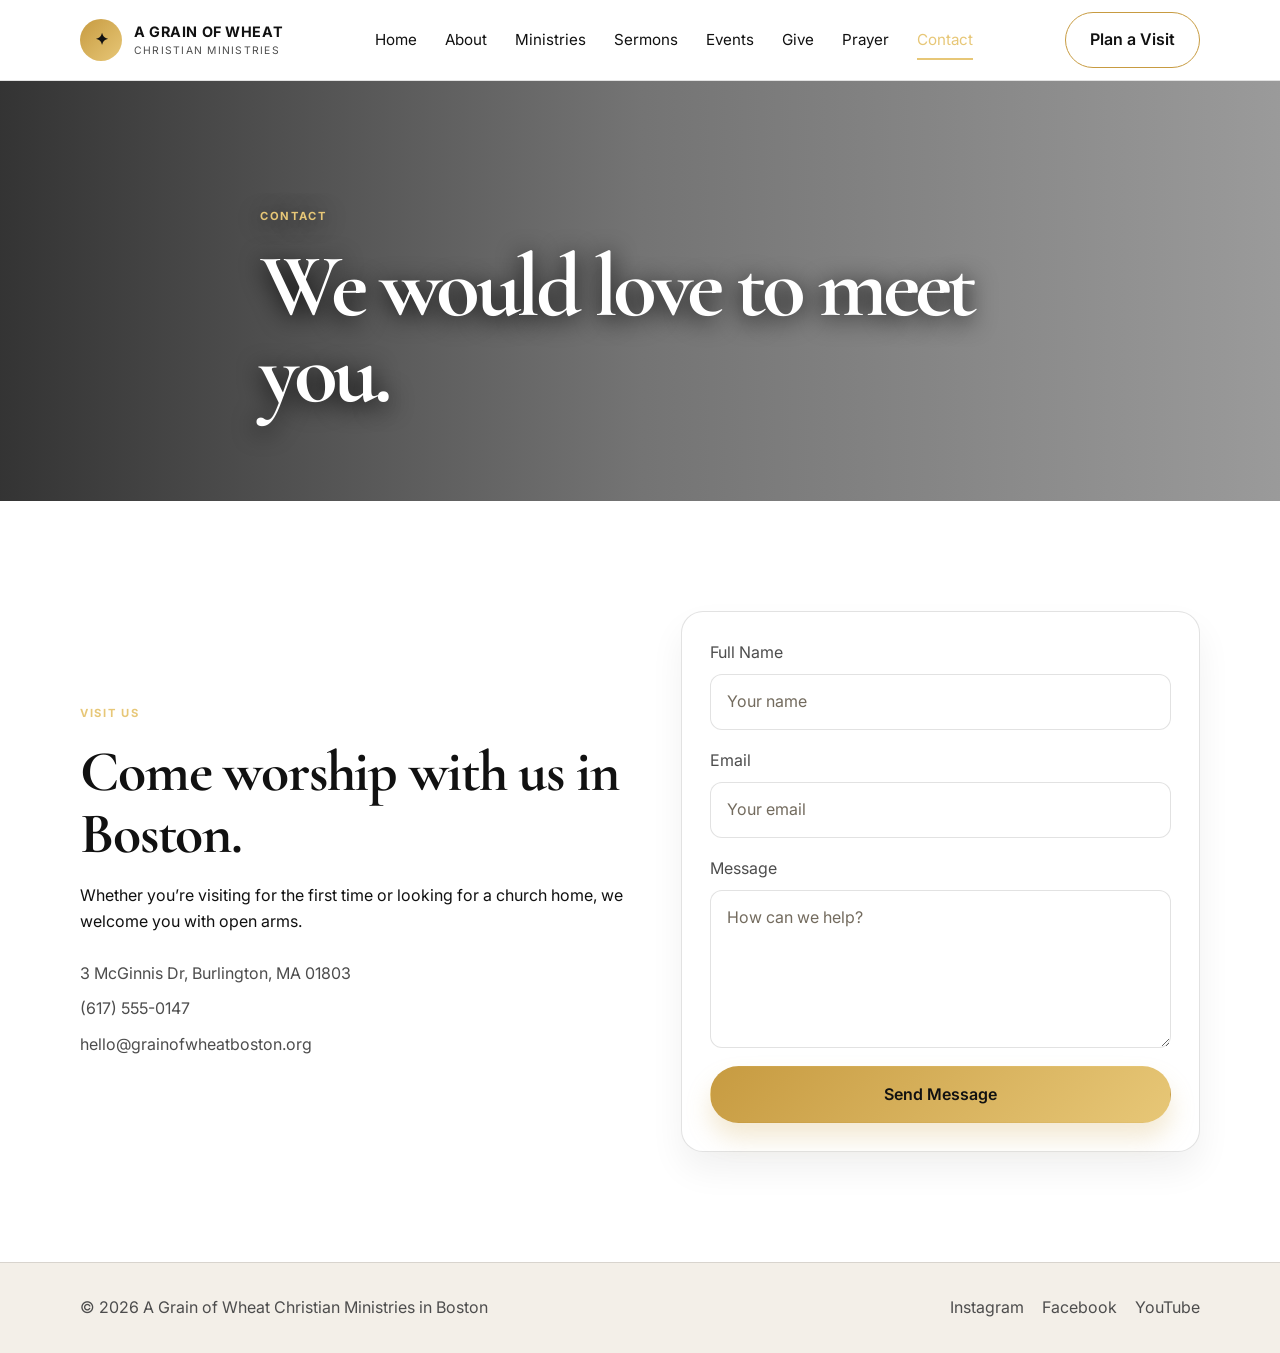
<file: contact.html>
<!DOCTYPE html>
<html lang="en">
  <head>
    <meta charset="UTF-8" />
    <meta name="viewport" content="width=device-width, initial-scale=1.0" />
    <title>Contact | A Grain of Wheat Christian Ministries in Boston</title>
    <meta name="description" content="Contact A Grain of Wheat Christian Ministry in Boston to plan a visit, ask a question, or connect with the church family." />
    <link rel="preconnect" href="https://fonts.googleapis.com" />
    <link rel="preconnect" href="https://fonts.gstatic.com" crossorigin />
    <link href="https://fonts.googleapis.com/css2?family=Cormorant+Garamond:wght@500;600;700&family=Inter:wght@400;500;600;700;800&display=swap" rel="stylesheet" />
    <link rel="stylesheet" href="styles.css" />
  </head>
  <body>
    <header class="site-header">
      <div class="container nav-wrap">
        <a href="index.html" class="brand" aria-label="A Grain of Wheat Christian Ministry home">
          <div class="brand-mark">✦</div>
          <div>
            <span class="brand-name">A Grain of Wheat</span>
            <span class="brand-subtitle">Christian Ministries</span>
          </div>
        </a>

        <nav class="main-nav" aria-label="Main navigation">
          <a href="index.html">Home</a>
          <a href="about.html">About</a>
          <a href="ministries.html">Ministries</a>
          <a href="sermons.html">Sermons</a>
          <a href="events.html">Events</a>
          <a href="give.html">Give</a>
          <a href="prayer.html">Prayer</a>
          <a href="contact.html" class="active">Contact</a>
        </nav>

        <a class="button header-button" href="contact.html">Plan a Visit</a>
      </div>
    </header>

    <main>
      <section class="page-hero short-hero contact-hero">
        <div class="hero-overlay"></div>
        <div class="container hero-content narrow">
          <p class="eyebrow">Contact</p>
          <h1>We would love to meet you.</h1>
        </div>
      </section>

      <section class="section">
        <div class="container contact-grid">
          <div>
            <p class="section-tag">Visit us</p>
            <h2>Come worship with us in Boston.</h2>
            <p>
              Whether you’re visiting for the first time or looking for a church home, we welcome you with open arms.
            </p>
            <ul class="contact-list">
              <li>3 McGinnis Dr, Burlington, MA 01803</li>
              <li>(617) 555-0147</li>
              <li>hello@grainofwheatboston.org</li>
            </ul>
          </div>

          <form class="contact-form">
            <label>
              Full Name
              <input type="text" name="name" placeholder="Your name" />
            </label>
            <label>
              Email
              <input type="email" name="email" placeholder="Your email" />
            </label>
            <label>
              Message
              <textarea name="message" rows="5" placeholder="How can we help?"></textarea>
            </label>
            <button type="submit" class="button primary">Send Message</button>
          </form>
        </div>
      </section>
    </main>

    <footer class="site-footer">
      <div class="container footer-wrap">
        <p>© <span id="year"></span> A Grain of Wheat Christian Ministries in Boston</p>
        <div class="socials">
          <a href="#">Instagram</a>
          <a href="#">Facebook</a>
          <a href="#">YouTube</a>
        </div>
      </div>
    </footer>

    <script src="script.js"></script>
  </body>
</html>
</file>
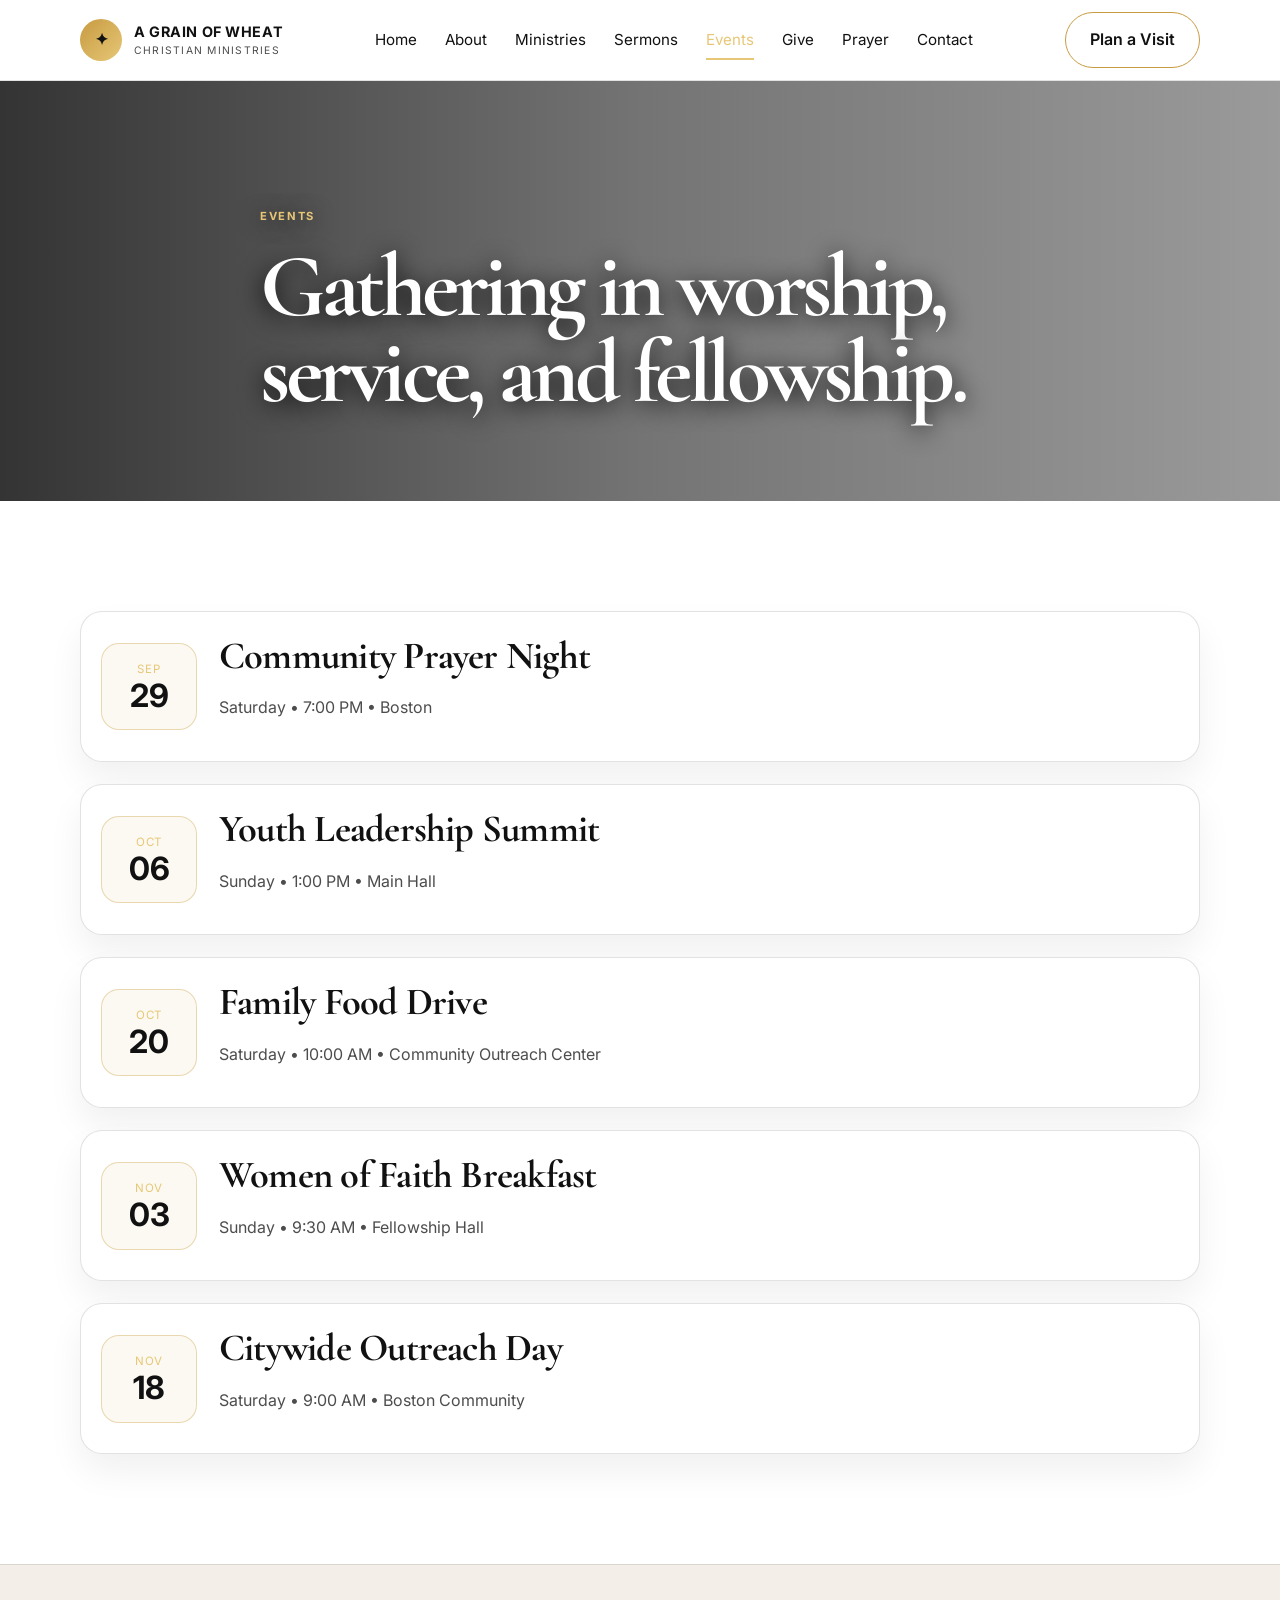
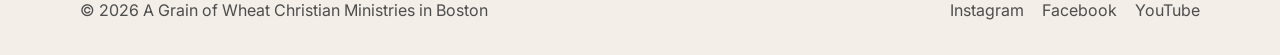
<file: events.html>
<!DOCTYPE html>
<html lang="en">
  <head>
    <meta charset="UTF-8" />
    <meta name="viewport" content="width=device-width, initial-scale=1.0" />
    <title>Events | A Grain of Wheat Christian Ministries in Boston</title>
    <meta name="description" content="View upcoming events and gatherings at A Grain of Wheat Christian Ministry in Boston." />
    <link rel="preconnect" href="https://fonts.googleapis.com" />
    <link rel="preconnect" href="https://fonts.gstatic.com" crossorigin />
    <link href="https://fonts.googleapis.com/css2?family=Cormorant+Garamond:wght@500;600;700&family=Inter:wght@400;500;600;700;800&display=swap" rel="stylesheet" />
    <link rel="stylesheet" href="styles.css" />
  </head>
  <body>
    <header class="site-header">
      <div class="container nav-wrap">
        <a href="index.html" class="brand" aria-label="A Grain of Wheat Christian Ministry home">
          <div class="brand-mark">✦</div>
          <div>
            <span class="brand-name">A Grain of Wheat</span>
            <span class="brand-subtitle">Christian Ministries</span>
          </div>
        </a>

        <nav class="main-nav" aria-label="Main navigation">
          <a href="index.html">Home</a>
          <a href="about.html">About</a>
          <a href="ministries.html">Ministries</a>
          <a href="sermons.html">Sermons</a>
          <a href="events.html" class="active">Events</a>
          <a href="give.html">Give</a>
          <a href="prayer.html">Prayer</a>
          <a href="contact.html">Contact</a>
        </nav>

        <a class="button header-button" href="contact.html">Plan a Visit</a>
      </div>
    </header>

    <main>
      <section class="page-hero short-hero events-hero">
        <div class="hero-overlay"></div>
        <div class="container hero-content narrow">
          <p class="eyebrow">Events</p>
          <h1>Gathering in worship, service, and fellowship.</h1>
        </div>
      </section>

      <section class="section">
        <div class="container">
          <div class="events-list large-events">
            <div class="event-item event-card">
              <div class="date-box">
                <span class="month">Sep</span>
                <span class="day">29</span>
              </div>
              <div>
                <h3>Community Prayer Night</h3>
                <p>Saturday • 7:00 PM • Boston</p>
              </div>
            </div>
            <div class="event-item event-card">
              <div class="date-box">
                <span class="month">Oct</span>
                <span class="day">06</span>
              </div>
              <div>
                <h3>Youth Leadership Summit</h3>
                <p>Sunday • 1:00 PM • Main Hall</p>
              </div>
            </div>
            <div class="event-item event-card">
              <div class="date-box">
                <span class="month">Oct</span>
                <span class="day">20</span>
              </div>
              <div>
                <h3>Family Food Drive</h3>
                <p>Saturday • 10:00 AM • Community Outreach Center</p>
              </div>
            </div>
            <div class="event-item event-card">
              <div class="date-box">
                <span class="month">Nov</span>
                <span class="day">03</span>
              </div>
              <div>
                <h3>Women of Faith Breakfast</h3>
                <p>Sunday • 9:30 AM • Fellowship Hall</p>
              </div>
            </div>
            <div class="event-item event-card">
              <div class="date-box">
                <span class="month">Nov</span>
                <span class="day">18</span>
              </div>
              <div>
                <h3>Citywide Outreach Day</h3>
                <p>Saturday • 9:00 AM • Boston Community</p>
              </div>
            </div>
          </div>
        </div>
      </section>
    </main>

    <footer class="site-footer">
      <div class="container footer-wrap">
        <p>© <span id="year"></span> A Grain of Wheat Christian Ministries in Boston</p>
        <div class="socials">
          <a href="#">Instagram</a>
          <a href="#">Facebook</a>
          <a href="#">YouTube</a>
        </div>
      </div>
    </footer>

    <script src="script.js"></script>
  </body>
</html>
</file>
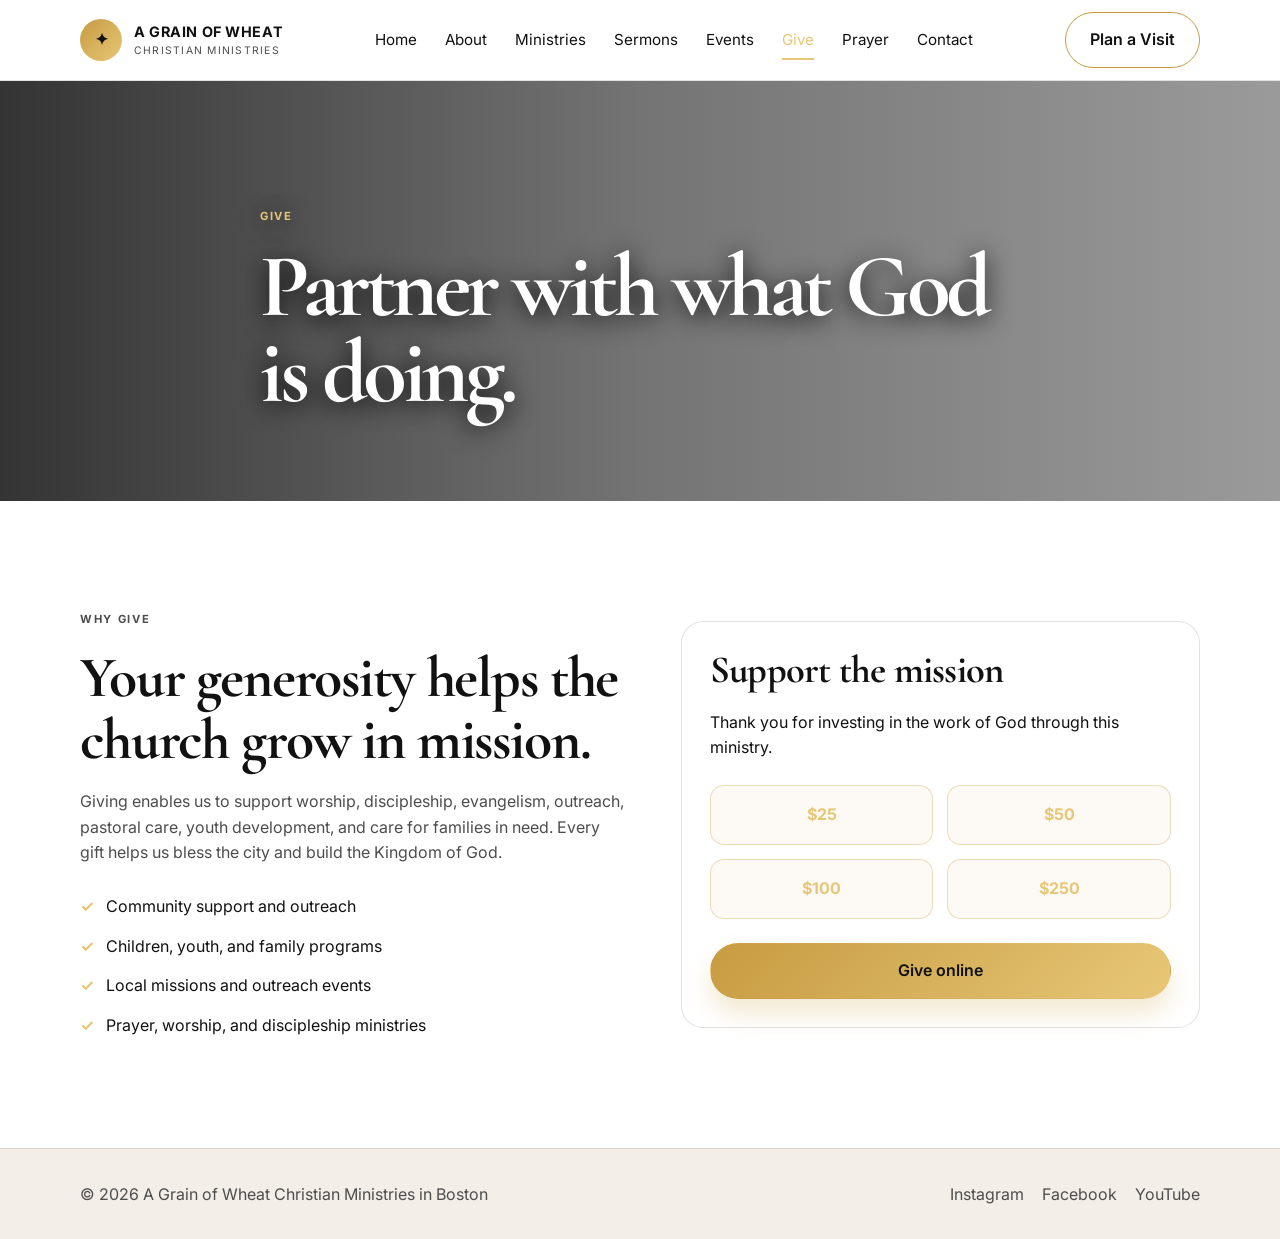
<file: give.html>
<!DOCTYPE html>
<html lang="en">
  <head>
    <meta charset="UTF-8" />
    <meta name="viewport" content="width=device-width, initial-scale=1.0" />
    <title>Give | A Grain of Wheat Christian Ministries in Boston</title>
    <meta name="description" content="Support the mission and ministry of A Grain of Wheat Christian Ministry in Boston through giving." />
    <link rel="preconnect" href="https://fonts.googleapis.com" />
    <link rel="preconnect" href="https://fonts.gstatic.com" crossorigin />
    <link href="https://fonts.googleapis.com/css2?family=Cormorant+Garamond:wght@500;600;700&family=Inter:wght@400;500;600;700;800&display=swap" rel="stylesheet" />
    <link rel="stylesheet" href="styles.css" />
  </head>
  <body>
    <header class="site-header">
      <div class="container nav-wrap">
        <a href="index.html" class="brand" aria-label="A Grain of Wheat Christian Ministry home">
          <div class="brand-mark">✦</div>
          <div>
            <span class="brand-name">A Grain of Wheat</span>
            <span class="brand-subtitle">Christian Ministries</span>
          </div>
        </a>

        <nav class="main-nav" aria-label="Main navigation">
          <a href="index.html">Home</a>
          <a href="about.html">About</a>
          <a href="ministries.html">Ministries</a>
          <a href="sermons.html">Sermons</a>
          <a href="events.html">Events</a>
          <a href="give.html" class="active">Give</a>
          <a href="prayer.html">Prayer</a>
          <a href="contact.html">Contact</a>
        </nav>

        <a class="button header-button" href="contact.html">Plan a Visit</a>
      </div>
    </header>

    <main>
      <section class="page-hero short-hero give-hero">
        <div class="hero-overlay"></div>
        <div class="container hero-content narrow">
          <p class="eyebrow">Give</p>
          <h1>Partner with what God is doing.</h1>
        </div>
      </section>

      <section class="section">
        <div class="container split-grid">
          <div class="copy-block">
            <p class="section-tag">Why give</p>
            <h2>Your generosity helps the church grow in mission.</h2>
            <p>
              Giving enables us to support worship, discipleship, evangelism, outreach, pastoral care, youth development, and care for families in need. Every gift helps us bless the city and build the Kingdom of God.
            </p>
            <ul class="check-list">
              <li>Community support and outreach</li>
              <li>Children, youth, and family programs</li>
              <li>Local missions and outreach events</li>
              <li>Prayer, worship, and discipleship ministries</li>
            </ul>
          </div>

          <div class="giving-card">
            <h3>Support the mission</h3>
            <p>Thank you for investing in the work of God through this ministry.</p>
            <div class="gift-amounts">
              <span>$25</span>
              <span>$50</span>
              <span>$100</span>
              <span>$250</span>
            </div>
            <a class="button primary full-width" href="contact.html">Give online</a>
          </div>
        </div>
      </section>
    </main>

    <footer class="site-footer">
      <div class="container footer-wrap">
        <p>© <span id="year"></span> A Grain of Wheat Christian Ministries in Boston</p>
        <div class="socials">
          <a href="#">Instagram</a>
          <a href="#">Facebook</a>
          <a href="#">YouTube</a>
        </div>
      </div>
    </footer>

    <script src="script.js"></script>
  </body>
</html>
</file>
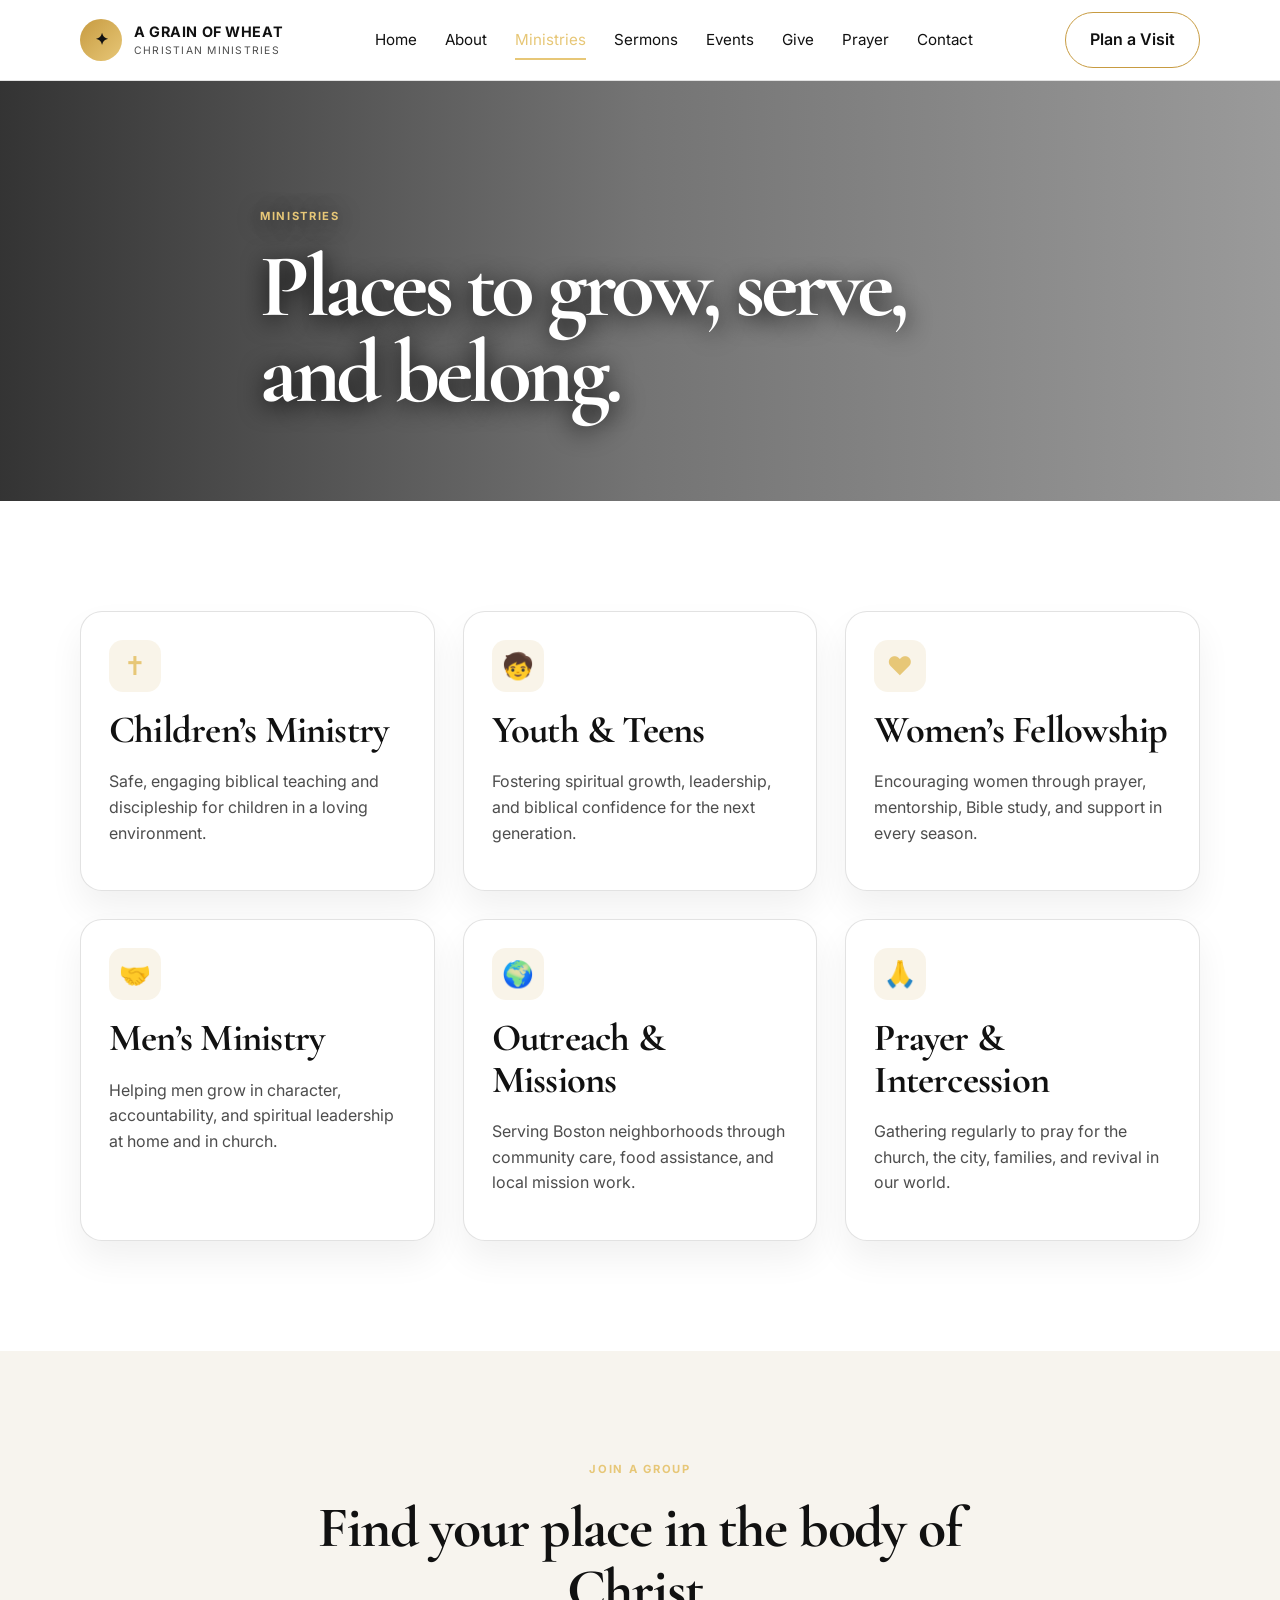
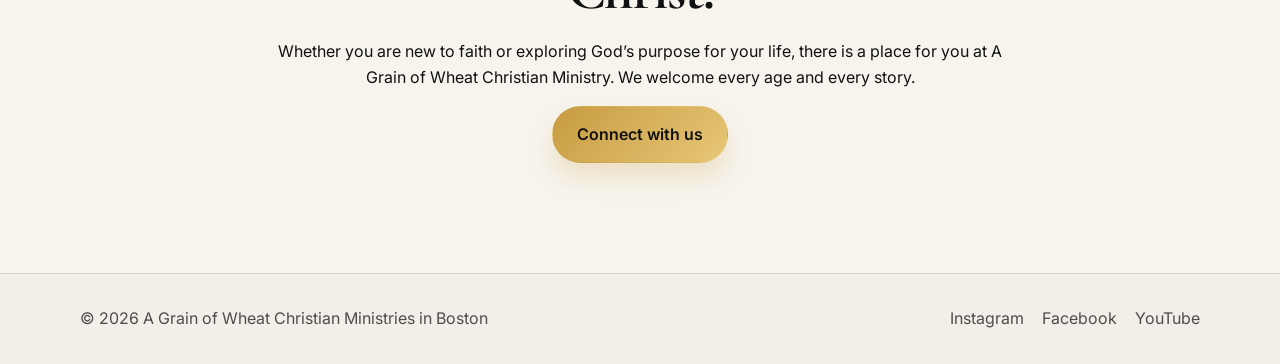
<file: ministries.html>
<!DOCTYPE html>
<html lang="en">
  <head>
    <meta charset="UTF-8" />
    <meta name="viewport" content="width=device-width, initial-scale=1.0" />
    <title>Ministries | A Grain of Wheat Christian Ministries in Boston</title>
    <meta name="description" content="Explore the ministries and community groups at A Grain of Wheat Christian Ministry in Boston." />
    <link rel="preconnect" href="https://fonts.googleapis.com" />
    <link rel="preconnect" href="https://fonts.gstatic.com" crossorigin />
    <link href="https://fonts.googleapis.com/css2?family=Cormorant+Garamond:wght@500;600;700&family=Inter:wght@400;500;600;700;800&display=swap" rel="stylesheet" />
    <link rel="stylesheet" href="styles.css" />
  </head>
  <body>
    <header class="site-header">
      <div class="container nav-wrap">
        <a href="index.html" class="brand" aria-label="A Grain of Wheat Christian Ministry home">
          <div class="brand-mark">✦</div>
          <div>
            <span class="brand-name">A Grain of Wheat</span>
            <span class="brand-subtitle">Christian Ministries</span>
          </div>
        </a>

        <nav class="main-nav" aria-label="Main navigation">
          <a href="index.html">Home</a>
          <a href="about.html">About</a>
          <a href="ministries.html" class="active">Ministries</a>
          <a href="sermons.html">Sermons</a>
          <a href="events.html">Events</a>
          <a href="give.html">Give</a>
          <a href="prayer.html">Prayer</a>
          <a href="contact.html">Contact</a>
        </nav>

        <a class="button header-button" href="contact.html">Plan a Visit</a>
      </div>
    </header>

    <main>
      <section class="page-hero short-hero ministries-hero">
        <div class="hero-overlay"></div>
        <div class="container hero-content narrow">
          <p class="eyebrow">Ministries</p>
          <h1>Places to grow, serve, and belong.</h1>
        </div>
      </section>

      <section class="section">
        <div class="container">
          <div class="card-grid three-col">
            <article class="info-card ministry-card">
              <div class="icon">✝</div>
              <h3>Children’s Ministry</h3>
              <p>Safe, engaging biblical teaching and discipleship for children in a loving environment.</p>
            </article>
            <article class="info-card ministry-card">
              <div class="icon">🧒</div>
              <h3>Youth & Teens</h3>
              <p>Fostering spiritual growth, leadership, and biblical confidence for the next generation.</p>
            </article>
            <article class="info-card ministry-card">
              <div class="icon">❤</div>
              <h3>Women’s Fellowship</h3>
              <p>Encouraging women through prayer, mentorship, Bible study, and support in every season.</p>
            </article>
            <article class="info-card ministry-card">
              <div class="icon">🤝</div>
              <h3>Men’s Ministry</h3>
              <p>Helping men grow in character, accountability, and spiritual leadership at home and in church.</p>
            </article>
            <article class="info-card ministry-card">
              <div class="icon">🌍</div>
              <h3>Outreach & Missions</h3>
              <p>Serving Boston neighborhoods through community care, food assistance, and local mission work.</p>
            </article>
            <article class="info-card ministry-card">
              <div class="icon">🙏</div>
              <h3>Prayer & Intercession</h3>
              <p>Gathering regularly to pray for the church, the city, families, and revival in our world.</p>
            </article>
          </div>
        </div>
      </section>

      <section class="section alt-bg">
        <div class="container narrow center-text">
          <p class="section-tag">Join a group</p>
          <h2>Find your place in the body of Christ.</h2>
          <p>
            Whether you are new to faith or exploring God’s purpose for your life, there is a place for you at A Grain of Wheat Christian Ministry. We welcome every age and every story.
          </p>
          <a class="button primary" href="contact.html">Connect with us</a>
        </div>
      </section>
    </main>

    <footer class="site-footer">
      <div class="container footer-wrap">
        <p>© <span id="year"></span> A Grain of Wheat Christian Ministries in Boston</p>
        <div class="socials">
          <a href="#">Instagram</a>
          <a href="#">Facebook</a>
          <a href="#">YouTube</a>
        </div>
      </div>
    </footer>

    <script src="script.js"></script>
  </body>
</html>
</file>
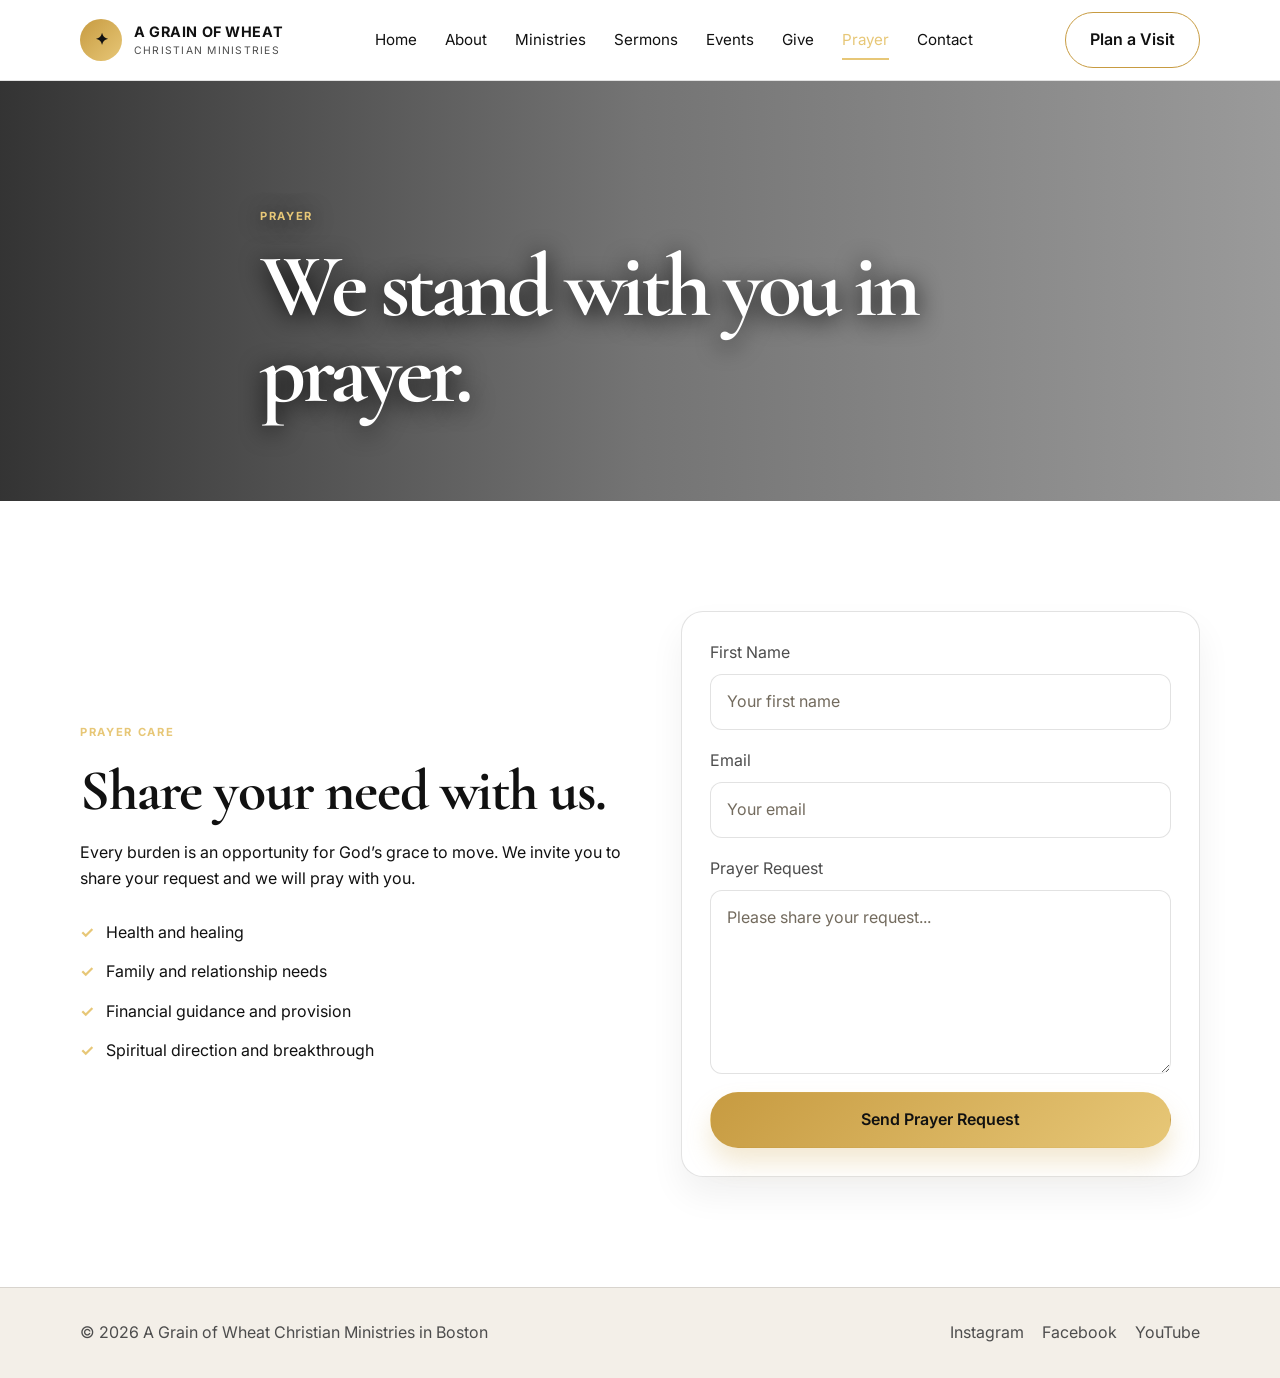
<file: prayer.html>
<!DOCTYPE html>
<html lang="en">
  <head>
    <meta charset="UTF-8" />
    <meta name="viewport" content="width=device-width, initial-scale=1.0" />
    <title>Prayer Request | A Grain of Wheat Christian Ministries in Boston</title>
    <meta name="description" content="Submit a prayer request to A Grain of Wheat Christian Ministry in Boston." />
    <link rel="preconnect" href="https://fonts.googleapis.com" />
    <link rel="preconnect" href="https://fonts.gstatic.com" crossorigin />
    <link href="https://fonts.googleapis.com/css2?family=Cormorant+Garamond:wght@500;600;700&family=Inter:wght@400;500;600;700;800&display=swap" rel="stylesheet" />
    <link rel="stylesheet" href="styles.css" />
  </head>
  <body>
    <header class="site-header">
      <div class="container nav-wrap">
        <a href="index.html" class="brand" aria-label="A Grain of Wheat Christian Ministry home">
          <div class="brand-mark">✦</div>
          <div>
            <span class="brand-name">A Grain of Wheat</span>
            <span class="brand-subtitle">Christian Ministries</span>
          </div>
        </a>

        <nav class="main-nav" aria-label="Main navigation">
          <a href="index.html">Home</a>
          <a href="about.html">About</a>
          <a href="ministries.html">Ministries</a>
          <a href="sermons.html">Sermons</a>
          <a href="events.html">Events</a>
          <a href="give.html">Give</a>
          <a href="prayer.html" class="active">Prayer</a>
          <a href="contact.html">Contact</a>
        </nav>

        <a class="button header-button" href="contact.html">Plan a Visit</a>
      </div>
    </header>

    <main>
      <section class="page-hero short-hero prayer-hero">
        <div class="hero-overlay"></div>
        <div class="container hero-content narrow">
          <p class="eyebrow">Prayer</p>
          <h1>We stand with you in prayer.</h1>
        </div>
      </section>

      <section class="section">
        <div class="container contact-grid">
          <div>
            <p class="section-tag">Prayer care</p>
            <h2>Share your need with us.</h2>
            <p>
              Every burden is an opportunity for God’s grace to move. We invite you to share your request and we will pray with you.
            </p>
            <ul class="check-list">
              <li>Health and healing</li>
              <li>Family and relationship needs</li>
              <li>Financial guidance and provision</li>
              <li>Spiritual direction and breakthrough</li>
            </ul>
          </div>

          <form class="contact-form prayer-form">
            <label>
              First Name
              <input type="text" name="firstName" placeholder="Your first name" />
            </label>
            <label>
              Email
              <input type="email" name="email" placeholder="Your email" />
            </label>
            <label>
              Prayer Request
              <textarea name="prayer" rows="6" placeholder="Please share your request..."></textarea>
            </label>
            <button type="submit" class="button primary">Send Prayer Request</button>
          </form>
        </div>
      </section>
    </main>

    <footer class="site-footer">
      <div class="container footer-wrap">
        <p>© <span id="year"></span> A Grain of Wheat Christian Ministries in Boston</p>
        <div class="socials">
          <a href="#">Instagram</a>
          <a href="#">Facebook</a>
          <a href="#">YouTube</a>
        </div>
      </div>
    </footer>

    <script src="script.js"></script>
  </body>
</html>
</file>
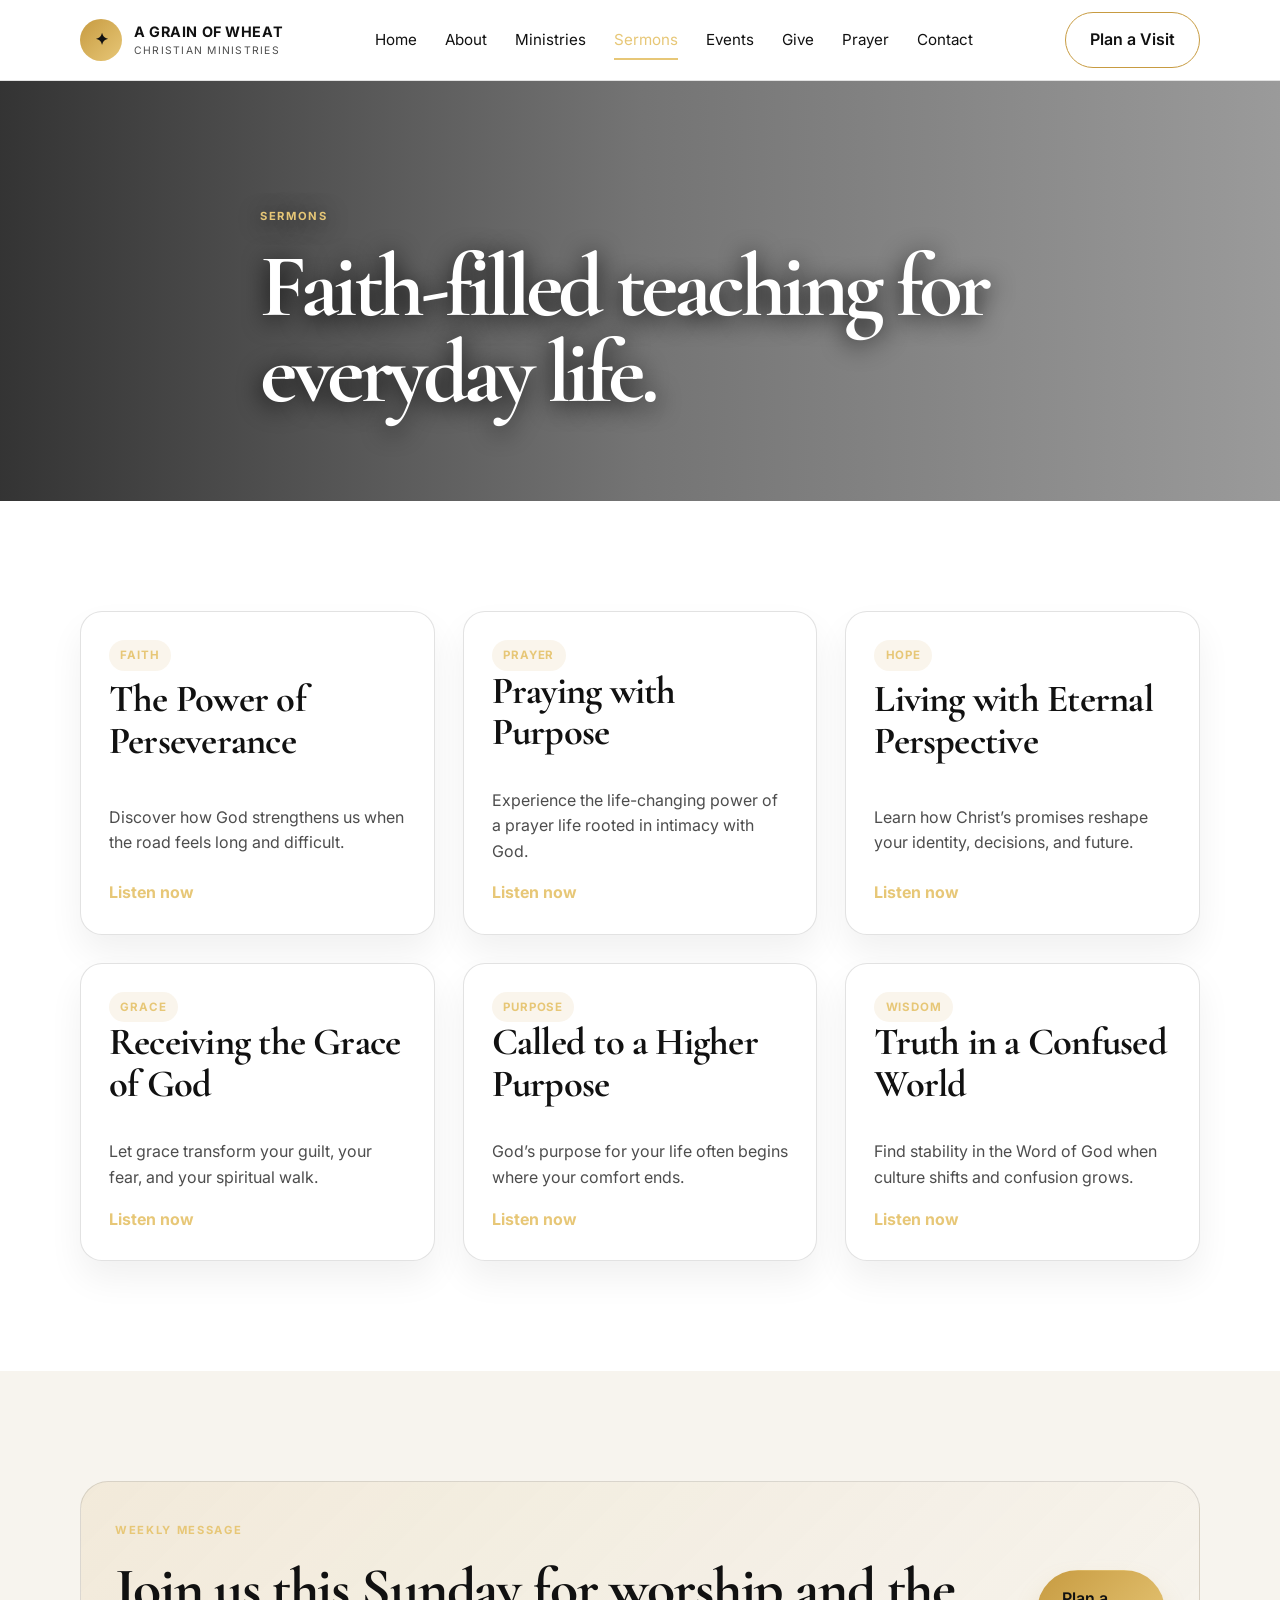
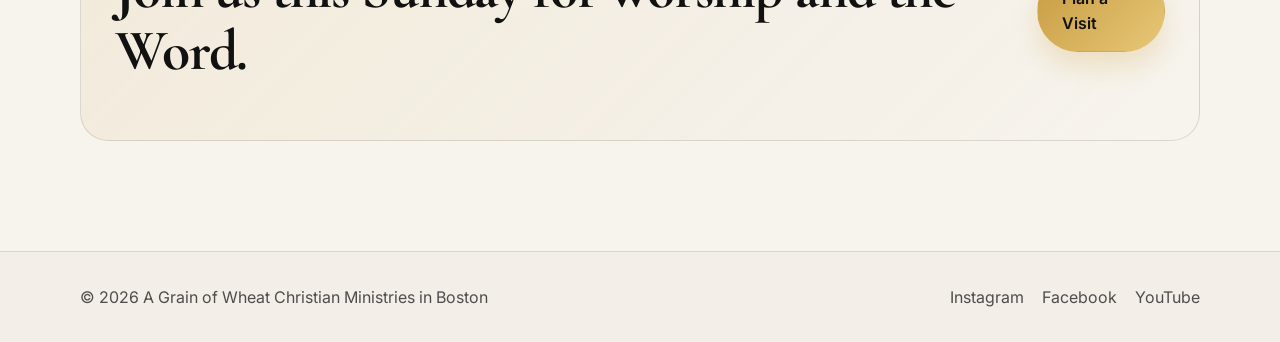
<file: sermons.html>
<!DOCTYPE html>
<html lang="en">
  <head>
    <meta charset="UTF-8" />
    <meta name="viewport" content="width=device-width, initial-scale=1.0" />
    <title>Sermons | A Grain of Wheat Christian Ministries in Boston</title>
    <meta name="description" content="Listen to sermons and teachings from A Grain of Wheat Christian Ministry in Boston." />
    <link rel="preconnect" href="https://fonts.googleapis.com" />
    <link rel="preconnect" href="https://fonts.gstatic.com" crossorigin />
    <link href="https://fonts.googleapis.com/css2?family=Cormorant+Garamond:wght@500;600;700&family=Inter:wght@400;500;600;700;800&display=swap" rel="stylesheet" />
    <link rel="stylesheet" href="styles.css" />
  </head>
  <body>
    <header class="site-header">
      <div class="container nav-wrap">
        <a href="index.html" class="brand" aria-label="A Grain of Wheat Christian Ministry home">
          <div class="brand-mark">✦</div>
          <div>
            <span class="brand-name">A Grain of Wheat</span>
            <span class="brand-subtitle">Christian Ministries</span>
          </div>
        </a>

        <nav class="main-nav" aria-label="Main navigation">
          <a href="index.html">Home</a>
          <a href="about.html">About</a>
          <a href="ministries.html">Ministries</a>
          <a href="sermons.html" class="active">Sermons</a>
          <a href="events.html">Events</a>
          <a href="give.html">Give</a>
          <a href="prayer.html">Prayer</a>
          <a href="contact.html">Contact</a>
        </nav>

        <a class="button header-button" href="contact.html">Plan a Visit</a>
      </div>
    </header>

    <main>
      <section class="page-hero short-hero sermons-hero">
        <div class="hero-overlay"></div>
        <div class="container hero-content narrow">
          <p class="eyebrow">Sermons</p>
          <h1>Faith-filled teaching for everyday life.</h1>
        </div>
      </section>

      <section class="section">
        <div class="container">
          <div class="sermon-grid three-col">
            <article class="sermon-card sermon-page-card">
              <span class="tag">Faith</span>
              <h3>The Power of Perseverance</h3>
              <p>Discover how God strengthens us when the road feels long and difficult.</p>
              <a href="#">Listen now</a>
            </article>
            <article class="sermon-card sermon-page-card">
              <span class="tag">Prayer</span>
              <h3>Praying with Purpose</h3>
              <p>Experience the life-changing power of a prayer life rooted in intimacy with God.</p>
              <a href="#">Listen now</a>
            </article>
            <article class="sermon-card sermon-page-card">
              <span class="tag">Hope</span>
              <h3>Living with Eternal Perspective</h3>
              <p>Learn how Christ’s promises reshape your identity, decisions, and future.</p>
              <a href="#">Listen now</a>
            </article>
            <article class="sermon-card sermon-page-card">
              <span class="tag">Grace</span>
              <h3>Receiving the Grace of God</h3>
              <p>Let grace transform your guilt, your fear, and your spiritual walk.</p>
              <a href="#">Listen now</a>
            </article>
            <article class="sermon-card sermon-page-card">
              <span class="tag">Purpose</span>
              <h3>Called to a Higher Purpose</h3>
              <p>God’s purpose for your life often begins where your comfort ends.</p>
              <a href="#">Listen now</a>
            </article>
            <article class="sermon-card sermon-page-card">
              <span class="tag">Wisdom</span>
              <h3>Truth in a Confused World</h3>
              <p>Find stability in the Word of God when culture shifts and confusion grows.</p>
              <a href="#">Listen now</a>
            </article>
          </div>
        </div>
      </section>

      <section class="section alt-bg">
        <div class="container callout-box">
          <div>
            <p class="section-tag">Weekly message</p>
            <h2>Join us this Sunday for worship and the Word.</h2>
          </div>
          <a class="button primary" href="contact.html">Plan a Visit</a>
        </div>
      </section>
    </main>

    <footer class="site-footer">
      <div class="container footer-wrap">
        <p>© <span id="year"></span> A Grain of Wheat Christian Ministries in Boston</p>
        <div class="socials">
          <a href="#">Instagram</a>
          <a href="#">Facebook</a>
          <a href="#">YouTube</a>
        </div>
      </div>
    </footer>

    <script src="script.js"></script>
  </body>
</html>
</file>
<file: styles.css>
:root {
  --black: #111111;
  --black-soft: #1d1d1d;
  --gold: #c79b41;
  --gold-soft: #e7c777;
  --white: #ffffff;
  --soft-white: #f7f4ee;
  --muted: #4d4d4d;
  --panel: #f5f0e6;
  --line: rgba(17, 17, 17, 0.12);
  --shadow: rgba(17, 17, 17, 0.12);
}

* {
  box-sizing: border-box;
}

html {
  scroll-behavior: smooth;
}

body {
  margin: 0;
  font-family: "Inter", sans-serif;
  background: var(--white);
  color: var(--black);
  line-height: 1.6;
}

body a.active {
  color: var(--gold-soft);
}

img {
  display: block;
  width: 100%;
}

a {
  color: inherit;
  text-decoration: none;
}

button,
input,
textarea {
  font: inherit;
}

.container {
  width: min(1120px, calc(100% - 32px));
  margin: 0 auto;
}

.site-header {
  position: sticky;
  top: 0;
  z-index: 20;
  background: rgba(255, 255, 255, 0.88);
  border-bottom: 1px solid var(--line);
  backdrop-filter: blur(10px);
}

.nav-wrap {
  display: flex;
  align-items: center;
  justify-content: space-between;
  min-height: 80px;
  gap: 20px;
}

.brand {
  display: flex;
  align-items: center;
  gap: 12px;
}

.brand-logo {
  width: 360px;
  max-width: 100%;
  height: auto;
  display: block;
  filter: drop-shadow(0 8px 16px rgba(183, 136, 43, 0.18));
}

.brand-mark {
  width: 42px;
  height: 42px;
  display: grid;
  place-items: center;
  border-radius: 50%;
  background: linear-gradient(135deg, var(--gold), var(--gold-soft));
  color: var(--black);
  font-weight: 800;
}

.brand-name,
.brand-subtitle {
  display: block;
}

.brand-name {
  font-weight: 700;
  letter-spacing: 0.04em;
  font-size: 0.9rem;
  text-transform: uppercase;
}

.brand-subtitle {
  font-size: 0.65rem;
  letter-spacing: 0.12em;
  color: var(--muted);
  text-transform: uppercase;
}

.main-nav {
  display: flex;
  align-items: center;
  gap: 28px;
  font-size: 0.95rem;
  color: var(--black);
}

.main-nav a:hover,
.text-link:hover,
.socials a:hover {
  color: var(--gold-soft);
}

.main-nav a {
  position: relative;
}

.main-nav a::after {
  content: "";
  position: absolute;
  left: 0;
  bottom: -8px;
  width: 100%;
  height: 2px;
  background: var(--gold-soft);
  transform: scaleX(0);
  transform-origin: left;
  transition: transform 0.25s ease;
}

.main-nav a:hover::after,
.main-nav a.active::after {
  transform: scaleX(1);
}

.button {
  display: inline-flex;
  align-items: center;
  justify-content: center;
  border: 1px solid var(--gold);
  background: transparent;
  color: var(--black);
  padding: 0.9rem 1.5rem;
  border-radius: 999px;
  font-weight: 600;
  transition: 0.25s ease;
}

.button:hover {
  transform: translateY(-1px);
}

.button.primary {
  background: linear-gradient(135deg, var(--gold), var(--gold-soft));
  color: var(--black);
  border-color: transparent;
  box-shadow: 0 15px 25px rgba(212, 175, 97, 0.28);
}

.button.primary:hover {
  box-shadow: 0 18px 28px rgba(212, 175, 97, 0.35);
}

.button.secondary {
  background: linear-gradient(135deg, var(--gold), var(--gold-soft));
  color: var(--black);
  border-color: transparent;
  box-shadow: 0 15px 25px rgba(212, 175, 97, 0.28);
}

.button.secondary:hover {
  box-shadow: 0 18px 28px rgba(212, 175, 97, 0.35);
}

.hero,
.page-hero {
  position: relative;
  background-position: center;
  background-size: cover;
  display: flex;
  align-items: center;
}

.hero {
  background-image: url("https://images.unsplash.com/photo-1507692049790-de58290a4334?auto=format&fit=crop&w=1800&q=80");
  min-height: 760px;
}

.page-hero {
  min-height: 420px;
}

.short-hero {
  background-position: center;
}

.about-hero {
  background-image: url("https://images.unsplash.com/photo-1529156069898-49953e39b3ac?auto=format&fit=crop&w=1800&q=80");
}

.ministries-hero {
  background-image: url("https://images.unsplash.com/photo-1517486800579-6b4119ca1d5d?auto=format&fit=crop&w=1800&q=80");
}

.sermons-hero {
  background-image: url("https://images.unsplash.com/photo-1516280440614-37939bbacd81?auto=format&fit=crop&w=1800&q=80");
}

.events-hero {
  background-image: url("https://images.unsplash.com/photo-1515169067868-5387ec356754?auto=format&fit=crop&w=1800&q=80");
}

.give-hero {
  background-image: url("https://images.unsplash.com/photo-1529156069898-49953e39b3ac?auto=format&fit=crop&w=1800&q=80");
}

.contact-hero {
  background-image: url("https://images.unsplash.com/photo-1488521787991-ed7bbaae773c?auto=format&fit=crop&w=1800&q=80");
}

.prayer-hero {
  background-image: url("https://images.unsplash.com/photo-1515169067868-5387ec356754?auto=format&fit=crop&w=1800&q=80");
}

.hero-overlay {
  position: absolute;
  inset: 0;
  background: linear-gradient(90deg, rgba(7, 7, 7, 0.82), rgba(15, 15, 15, 0.58), rgba(15, 15, 15, 0.42));
}

.hero-content {
  position: relative;
  z-index: 1;
  padding: 100px 0 40px;
  max-width: 760px;
  text-shadow: 0 3px 22px rgba(0, 0, 0, 0.8);
}

.eyebrow,
.section-tag {
  margin: 0 0 18px;
  color: var(--gold-soft);
  text-transform: uppercase;
  letter-spacing: 0.15em;
  font-size: 0.7rem;
  font-weight: 700;
}

h1,
h2,
h3 {
  margin: 0 0 18px;
  line-height: 1.08;
  font-family: "Cormorant Garamond", serif;
  letter-spacing: -0.02em;
}

h1 {
  color: #ffffff;
  font-size: clamp(3rem, 7vw, 6rem);
  margin-bottom: 18px;
  line-height: 0.96;
  letter-spacing: -0.05em;
  text-shadow: 0 4px 25px rgba(0, 0, 0, 0.95);
}

h2 {
  font-size: clamp(2.2rem, 5vw, 3.6rem);
}

h3 {
  font-size: clamp(1.8rem, 3vw, 2.4rem);
}

.hero-text,
.copy-block p,
.info-card p,
.sermon-card p,
.contact-section p,
.event-item p,
.contact-list {
  color: var(--muted);
}

.hero-text {
  max-width: 610px;
  font-size: 1.08rem;
  margin-bottom: 32px;
  color: rgba(255, 255, 255, 0.92);
  font-weight: 500;
}

.hero-actions {
  display: flex;
  flex-wrap: wrap;
  gap: 16px;
  margin-bottom: 42px;
}

.hero-meta {
  display: grid;
  grid-template-columns: repeat(3, minmax(160px, 1fr));
  gap: 16px;
  max-width: 760px;
}

.hero-meta div {
  padding: 18px 18px 16px;
  background: rgba(255, 255, 255, 0.05);
  border: 1px solid rgba(255, 255, 255, 0.12);
  border-radius: 16px;
}

.hero-meta strong,
.hero-meta span {
  display: block;
}

.hero-meta strong {
  color: #ffffff;
  margin-bottom: 4px;
}

.hero-meta span {
  color: rgba(255, 255, 255, 0.9);
}

.stats {
  background: var(--soft-white);
  border-top: 1px solid var(--line);
  border-bottom: 1px solid var(--line);
}

.stats-grid {
  display: grid;
  grid-template-columns: repeat(4, minmax(120px, 1fr));
  gap: 20px;
  padding: 34px 0;
}

.stats-grid div {
  display: grid;
  gap: 8px;
  text-align: center;
}

.stats-grid strong {
  color: var(--gold-soft);
  font-size: clamp(1.6rem, 3vw, 2.5rem);
}

.stats-grid span {
  color: var(--muted);
}

.section {
  padding: 110px 0;
}

.alt-bg {
  background: var(--soft-white);
}

.split-grid,
.contact-grid {
  display: grid;
  grid-template-columns: 1.05fr 1fr;
  gap: 56px;
  align-items: center;
}

.narrow {
  max-width: 760px;
}

.center {
  text-align: center;
}

.center-text {
  text-align: center;
  max-width: 760px;
  margin: 0 auto;
}

.image-card {
  position: relative;
  overflow: hidden;
  border-radius: 26px;
  box-shadow: 0 30px 55px var(--shadow);
}

.image-card img {
  height: 620px;
  object-fit: cover;
}

.check-list {
  list-style: none;
  padding: 0;
  margin: 28px 0 0;
  display: grid;
  gap: 14px;
  color: var(--black);
}

.check-list li::before {
  content: "✓";
  color: var(--gold-soft);
  margin-right: 12px;
  font-weight: 700;
}

.section-heading {
  margin-bottom: 36px;
}

.feature-banner {
  background: linear-gradient(135deg, rgba(212, 175, 97, 0.10), rgba(255, 255, 255, 0.02));
}

.experience-grid {
  display: grid;
  grid-template-columns: 1.2fr 0.8fr;
  gap: 28px;
  align-items: stretch;
}

.statement-card,
.message-panel {
  background: rgba(255, 255, 255, 0.86);
  border: 1px solid var(--line);
  border-radius: 24px;
  padding: 32px;
  box-shadow: 0 18px 30px rgba(17, 17, 17, 0.04);
}

.mini-grid {
  display: grid;
  grid-template-columns: repeat(2, minmax(0, 1fr));
  gap: 16px;
  margin-top: 28px;
}

.mini-grid div {
  background: rgba(212, 175, 97, 0.05);
  border: 1px solid rgba(212, 175, 97, 0.18);
  border-radius: 16px;
  padding: 18px;
}

.mini-grid strong,
.mini-grid span {
  display: block;
}

.mini-grid strong {
  color: var(--gold-soft);
}

.message-panel blockquote {
  margin: 0 0 18px;
  font-size: 1.15rem;
  line-height: 1.6;
  color: var(--black);
  font-family: "Cormorant Garamond", serif;
}

.signature {
  color: var(--gold-soft);
  font-weight: 600;
  margin-bottom: 22px;
}

.split-heading {
  display: flex;
  justify-content: space-between;
  align-items: end;
  gap: 20px;
}

.text-link {
  color: var(--gold-soft);
  font-weight: 600;
}

.card-grid {
  display: grid;
  gap: 28px;
}

.three-col {
  grid-template-columns: repeat(3, minmax(0, 1fr));
}

.info-card,
.sermon-card,
.contact-form,
.event-item {
  background: var(--white);
  border: 1px solid var(--line);
  border-radius: 22px;
  padding: 28px;
  box-shadow: 0 18px 35px rgba(0, 0, 0, 0.06);
}

.icon {
  width: 52px;
  height: 52px;
  display: grid;
  place-items: center;
  border-radius: 14px;
  background: rgba(212, 175, 97, 0.14);
  color: var(--gold-soft);
  font-size: 1.6rem;
  margin-bottom: 18px;
}

.sermon-grid {
  display: grid;
  grid-template-columns: repeat(3, minmax(0, 1fr));
  gap: 28px;
}

.sermon-card {
  min-height: 230px;
  display: flex;
  flex-direction: column;
  justify-content: space-between;
}

.tag {
  display: inline-block;
  width: fit-content;
  padding: 0.38rem 0.7rem;
  border-radius: 999px;
  background: rgba(212, 175, 97, 0.12);
  color: var(--gold-soft);
  font-size: 0.72rem;
  letter-spacing: 0.08em;
  text-transform: uppercase;
  font-weight: 700;
}

.sermon-card a {
  color: var(--gold-soft);
  font-weight: 700;
}

.events-list {
  display: grid;
  gap: 22px;
}

.event-item {
  display: flex;
  align-items: center;
  gap: 22px;
}

.date-box {
  min-width: 96px;
  padding: 16px 0;
  border-radius: 18px;
  border: 1px solid rgba(212, 175, 97, 0.46);
  background: rgba(212, 175, 97, 0.08);
  text-align: center;
}

.date-box .month,
.date-box .day {
  display: block;
}

.date-box .month {
  text-transform: uppercase;
  letter-spacing: 0.08em;
  color: var(--gold-soft);
  font-size: 0.72rem;
}

.date-box .day {
  font-size: 2rem;
  font-weight: 700;
  line-height: 1.1;
}

.callout-box {
  background: linear-gradient(135deg, rgba(212, 175, 97, 0.14), rgba(255, 255, 255, 0.02));
  border: 1px solid var(--line);
  border-radius: 28px;
  padding: 40px 34px;
  display: flex;
  justify-content: space-between;
  align-items: center;
  gap: 20px;
}

.contact-list {
  list-style: none;
  padding: 0;
  margin: 26px 0 0;
  display: grid;
  gap: 10px;
}

.contact-form {
  display: grid;
  gap: 18px;
}

.leader-grid {
  display: grid;
  grid-template-columns: repeat(2, minmax(0, 1fr));
  gap: 28px;
}

.leader-card {
  display: grid;
  grid-template-columns: 210px 1fr;
  gap: 20px;
  background: rgba(255, 255, 255, 0.02);
  border: 1px solid var(--line);
  border-radius: 22px;
  overflow: hidden;
}

.leader-card img {
  height: 100%;
  min-height: 260px;
  object-fit: cover;
}

.role {
  color: var(--gold-soft);
  font-weight: 600;
  margin-top: -8px;
}

.giving-card {
  background: rgba(255, 255, 255, 0.02);
  border: 1px solid var(--line);
  border-radius: 22px;
  padding: 28px;
}

.gift-amounts {
  display: grid;
  grid-template-columns: repeat(2, minmax(0, 1fr));
  gap: 14px;
  margin: 24px 0;
}

.gift-amounts span {
  display: grid;
  place-items: center;
  min-height: 60px;
  border: 1px solid rgba(212, 175, 97, 0.4);
  border-radius: 14px;
  background: rgba(212, 175, 97, 0.06);
  color: var(--gold-soft);
  font-weight: 700;
}

.full-width {
  width: 100%;
}

.large-events .event-card {
  padding: 24px 20px;
}

.ministry-card {
  min-height: 240px;
}

.sermon-page-card {
  min-height: 260px;
}

.contact-form label {
  display: grid;
  gap: 8px;
  color: var(--muted);
}

.contact-form input,
.contact-form textarea {
  width: 100%;
  border: 1px solid var(--line);
  background: #ffffff;
  color: var(--black);
  border-radius: 12px;
  padding: 0.9rem 1rem;
}

.contact-form input::placeholder,
.contact-form textarea::placeholder {
  color: #736b5e;
}

.contact-form input:focus,
.contact-form textarea:focus {
  outline: 2px solid rgba(199, 155, 65, 0.5);
  border-color: var(--gold);
}

.site-footer {
  border-top: 1px solid var(--line);
  background: #f3efe8;
}

.footer-wrap {
  display: flex;
  justify-content: space-between;
  align-items: center;
  gap: 20px;
  min-height: 90px;
}

.footer-wrap p,
.socials a {
  color: var(--muted);
}

.socials {
  display: flex;
  gap: 18px;
}

@media (max-width: 900px) {
  .main-nav {
    display: none;
  }

  .hero-meta,
  .split-grid,
  .three-col,
  .sermon-grid,
  .contact-grid,
  .stats-grid,
  .experience-grid,
  .leader-grid {
    grid-template-columns: 1fr;
  }

  .section {
    padding: 80px 0;
  }

  .hero {
    min-height: 620px;
  }

  .callout-box,
  .footer-wrap,
  .split-heading {
    flex-direction: column;
    align-items: flex-start;
  }
}

@media (max-width: 560px) {
  .nav-wrap {
    min-height: 72px;
  }

  .header-button {
    display: none;
  }

  .hero-actions {
    flex-direction: column;
    align-items: stretch;
  }

  .button {
    width: 100%;
  }

  .image-card img {
    height: 420px;
  }
}
</file>
